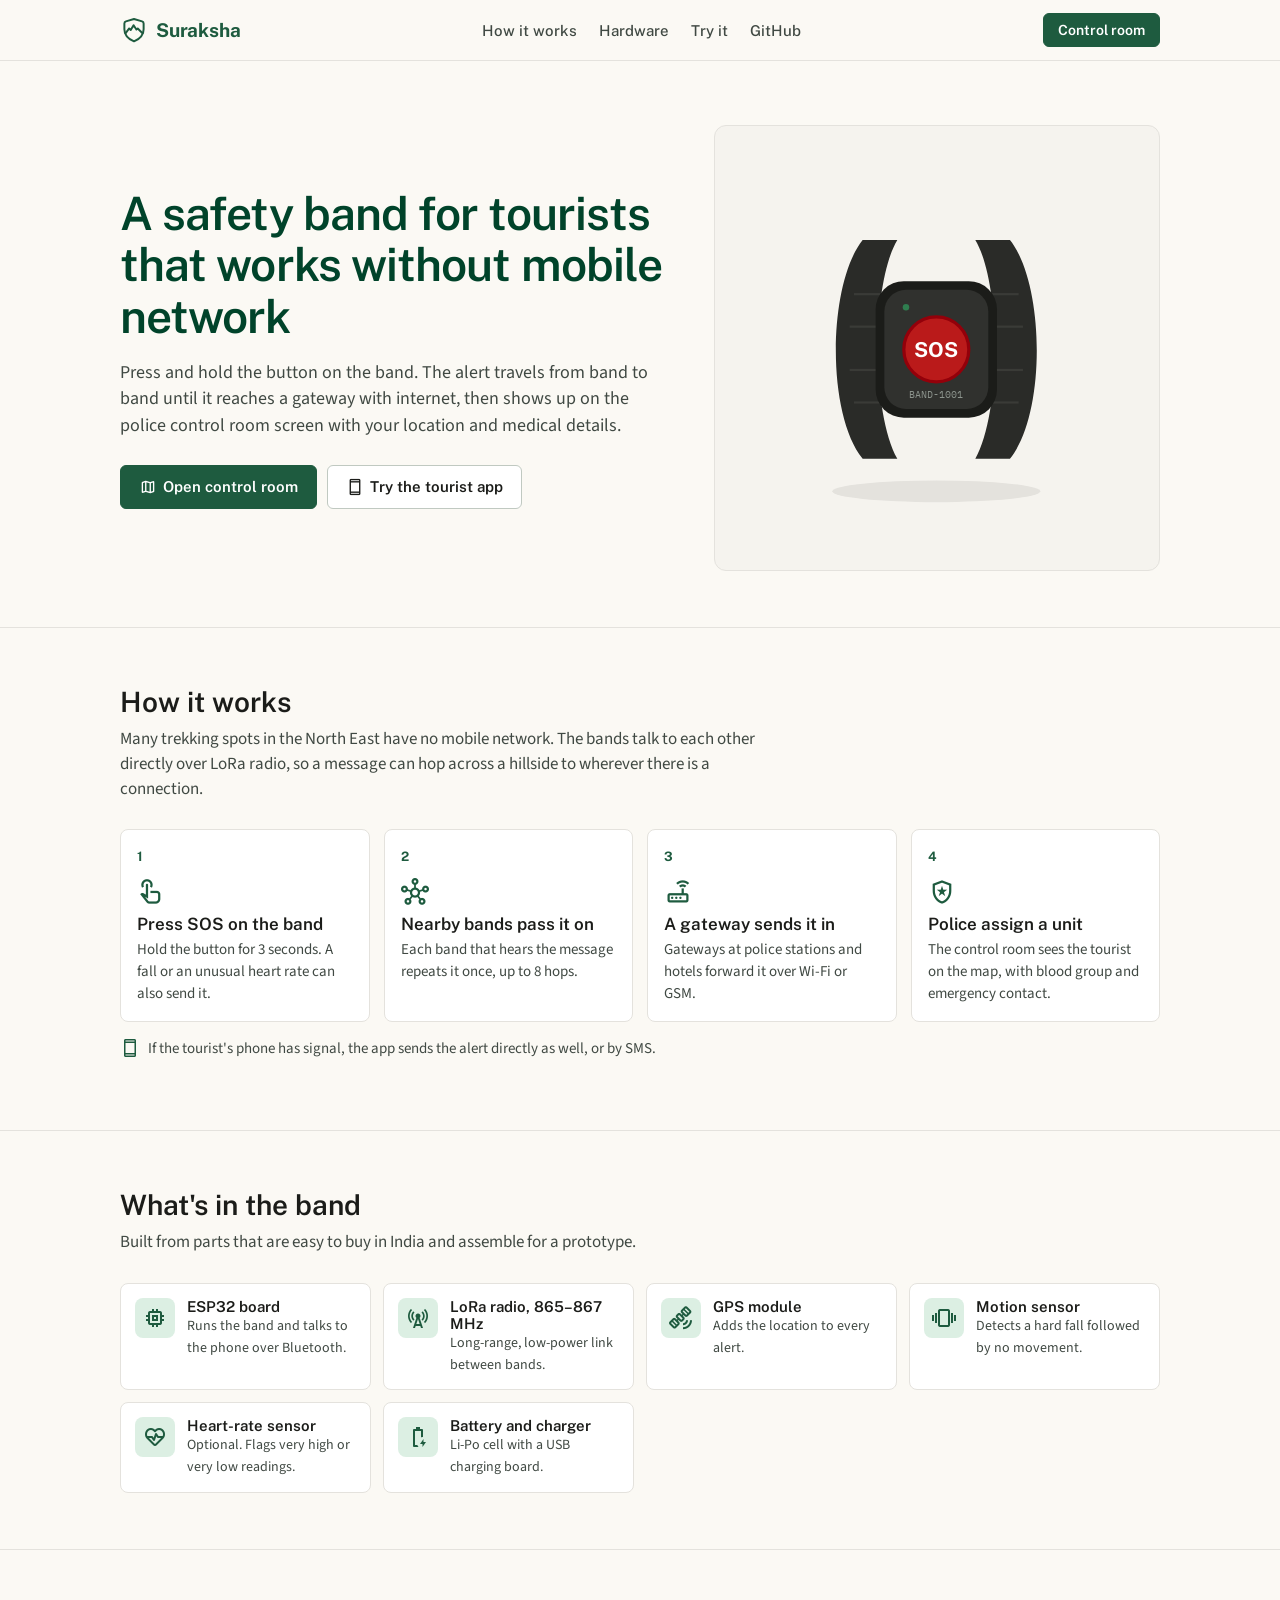
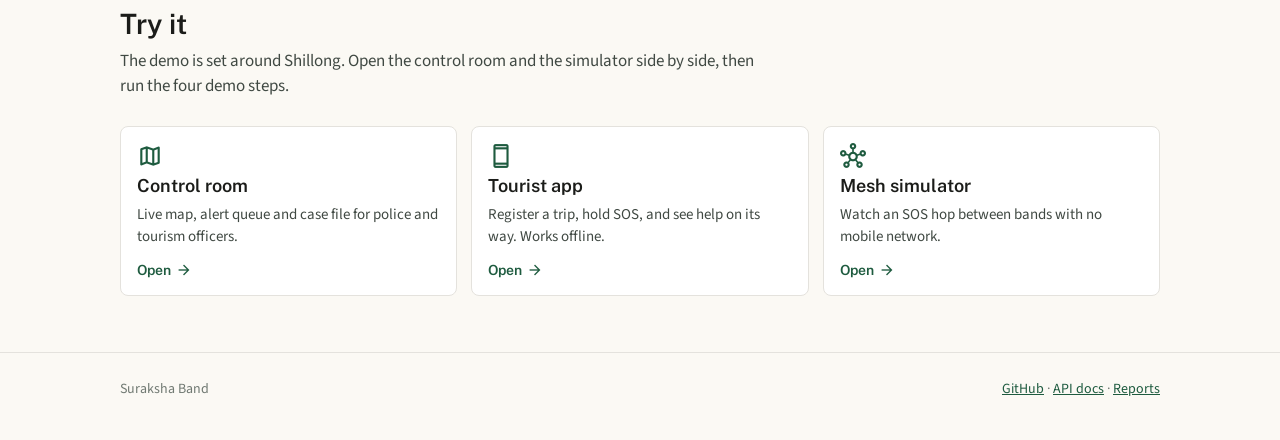
<file: web/index.html>
<!doctype html>
<html lang="en">
<head>
  <meta charset="utf-8">
  <meta name="viewport" content="width=device-width, initial-scale=1">
  <title>Suraksha Band</title>
  <meta name="description" content="A safety band for tourists that works without mobile network.">
  <link rel="icon" href="shared/logo.svg" type="image/svg+xml">
  <link rel="preconnect" href="https://fonts.googleapis.com">
  <link rel="stylesheet" href="https://fonts.googleapis.com/css2?family=IBM+Plex+Mono:wght@400;500&family=Public+Sans:wght@400;500;600;700&family=Source+Sans+3:wght@400;500;600;700&display=swap">
  <link rel="stylesheet" href="https://fonts.googleapis.com/css2?family=Material+Symbols+Outlined:opsz,wght,FILL,GRAD@20..24,400,0..1,0&display=block">
  <link rel="stylesheet" href="shared/theme.css">
  <style>
    .wrap { max-width: 1080px; margin: 0 auto; padding: 0 20px; }
    header.top { border-bottom: 1px solid var(--line); background: var(--bg); position: sticky; top: 0; z-index: 10; }
    header.top .wrap { display: flex; align-items: center; justify-content: space-between; height: 60px; gap: 16px; }
    header nav { display: flex; gap: 22px; font: 500 15px var(--head); }
    header nav a { color: var(--text-2); text-decoration: none; }
    header nav a:hover { color: var(--primary); }
    .hero { display: grid; grid-template-columns: 1.1fr .9fr; gap: 48px; align-items: center; padding-top: 64px; padding-bottom: 56px; }
    .hero h1 { font-size: clamp(32px, 4.4vw, 46px); line-height: 1.12; letter-spacing: -.02em; color: var(--primary-ink); }
    .hero p { font-size: 18px; color: var(--text-2); margin: 18px 0 26px; max-width: 540px; }
    .hero .ctas { display: flex; gap: 10px; flex-wrap: wrap; }
    .hero .ctas .btn { padding: 12px 18px; font-size: 15px; }
    .band-art { background: var(--surface-low); border: 1px solid var(--line); border-radius: 12px; aspect-ratio: 1 / 1; display: grid; place-items: center; }
    .band-art svg { width: 78%; height: auto; }
    section.block { padding: 56px 0; border-top: 1px solid var(--line); }
    section.block h2 { font-size: 28px; margin-bottom: 8px; }
    section.block > .wrap > p.lead { color: var(--text-2); font-size: 17px; margin: 0 0 28px; max-width: 640px; }
    .steps4 { display: grid; grid-template-columns: repeat(4, 1fr); gap: 14px; }
    .steps4 .card { position: relative; }
    .steps4 .n { font: 700 13px var(--head); color: var(--primary); }
    .steps4 .ms { font-size: 28px; color: var(--primary); display: block; margin: 10px 0 8px; max-width: none; }
    .steps4 h3 { font-size: 17px; margin-bottom: 4px; }
    .steps4 p { margin: 0; color: var(--text-2); font-size: 15px; }
    .aside-note { margin-top: 16px; font-size: 15px; color: var(--text-2); display: flex; gap: 8px; align-items: center; }
    .aside-note .ms { color: var(--primary); }
    .parts { display: grid; grid-template-columns: repeat(auto-fit, minmax(220px, 1fr)); gap: 12px; }
    .part { display: flex; gap: 12px; align-items: flex-start; background: var(--card); border: 1px solid var(--line); border-radius: var(--r); padding: 14px; }
    .part .ms { font-size: 24px; color: var(--primary); background: var(--primary-soft); border-radius: 8px; padding: 8px; max-width: none; }
    .part b { font: 600 15px var(--head); display: block; }
    .part span { font-size: 14px; color: var(--text-2); }
    .try { display: grid; grid-template-columns: repeat(3, 1fr); gap: 14px; }
    .try a { text-decoration: none; color: var(--text); display: flex; flex-direction: column; gap: 6px; transition: border-color .12s; }
    .try a:hover { border-color: var(--primary); }
    .try .ms { font-size: 26px; color: var(--primary); max-width: none; }
    .try h3 { font-size: 18px; }
    .try p { margin: 0; color: var(--text-2); font-size: 15px; }
    .try .go { margin-top: auto; padding-top: 8px; font: 600 14px var(--head); color: var(--primary); display: flex; align-items: center; gap: 4px; }
    footer { border-top: 1px solid var(--line); padding: 26px 0 40px; color: var(--muted); font-size: 14px; }
    footer .wrap { display: flex; justify-content: space-between; gap: 12px; flex-wrap: wrap; }
    @media (max-width: 860px) {
      .hero { grid-template-columns: 1fr; padding-top: 32px; padding-bottom: 32px; gap: 28px; }
      .hero p { font-size: 17px; }
      .hero .ctas .btn { flex: 1; }
      section.block { padding: 40px 0; }
      section.block h2 { font-size: 24px; }
      header.top .brand { font-size: 18px; }
      .band-art { max-width: 420px; }
      .steps4, .try { grid-template-columns: 1fr 1fr; }
      header nav { display: none; }
    }
    @media (max-width: 520px) { .steps4, .try { grid-template-columns: 1fr; } .hero .ctas { flex-direction: column; } }
  </style>
</head>
<body>
  <header class="top">
    <div class="wrap">
      <a class="brand" href="/"><img src="shared/logo.svg" alt="">Suraksha</a>
      <nav><a href="#how">How it works</a><a href="#hardware">Hardware</a><a href="#try">Try it</a><a href="https://github.com/bhoomizz/suraksha-band">GitHub</a></nav>
      <a class="btn btn-primary" href="dashboard/">Control room</a>
    </div>
  </header>

  <main>
    <div class="wrap hero">
      <div>
        <h1>A safety band for tourists that works without mobile network</h1>
        <p>Press and hold the button on the band. The alert travels from band to band until it reaches a gateway with internet, then shows up on the police control room screen with your location and medical details.</p>
        <div class="ctas">
          <a class="btn btn-primary" href="dashboard/"><span class="ms">map</span>Open control room</a>
          <a class="btn" href="tourist/"><span class="ms">smartphone</span>Try the tourist app</a>
        </div>
      </div>
      <div class="band-art" aria-label="Drawing of the Suraksha band">
        <svg viewBox="0 0 320 320" xmlns="http://www.w3.org/2000/svg">
          <ellipse cx="160" cy="292" rx="96" ry="10" fill="#E4E2DD"/>
          <path d="M92 60 C60 100 58 220 92 262 L124 262 C100 220 100 100 124 60 Z" fill="#2A2B28"/>
          <path d="M228 60 C260 100 262 220 228 262 L196 262 C220 220 220 100 196 60 Z" fill="#2A2B28"/>
          <g stroke="#3A3B37" stroke-width="2">
            <line x1="84" y1="110" x2="112" y2="110"/><line x1="80" y1="140" x2="108" y2="140"/><line x1="80" y1="180" x2="108" y2="180"/><line x1="84" y1="210" x2="112" y2="210"/>
            <line x1="208" y1="110" x2="236" y2="110"/><line x1="212" y1="140" x2="240" y2="140"/><line x1="212" y1="180" x2="240" y2="180"/><line x1="208" y1="210" x2="236" y2="210"/>
          </g>
          <rect x="104" y="98" width="112" height="126" rx="26" fill="#1B1C19"/>
          <rect x="112" y="106" width="96" height="110" rx="20" fill="#30312E"/>
          <circle cx="160" cy="161" r="30" fill="#BA1A1A"/>
          <circle cx="160" cy="161" r="30" fill="none" stroke="#93000A" stroke-width="3"/>
          <text x="160" y="168" text-anchor="middle" font-family="Public Sans, Arial, sans-serif" font-weight="700" font-size="19" fill="#fff">SOS</text>
          <circle cx="132" cy="122" r="3" fill="#2F7D4F"/>
          <text x="160" y="206" text-anchor="middle" font-family="IBM Plex Mono, monospace" font-size="9" fill="#8C948D">BAND-1001</text>
        </svg>
      </div>
    </div>

    <section class="block" id="how">
      <div class="wrap">
        <h2>How it works</h2>
        <p class="lead">Many trekking spots in the North East have no mobile network. The bands talk to each other directly over LoRa radio, so a message can hop across a hillside to wherever there is a connection.</p>
        <div class="steps4">
          <div class="card"><span class="n">1</span><span class="ms">touch_app</span><h3>Press SOS on the band</h3><p>Hold the button for 3 seconds. A fall or an unusual heart rate can also send it.</p></div>
          <div class="card"><span class="n">2</span><span class="ms">hub</span><h3>Nearby bands pass it on</h3><p>Each band that hears the message repeats it once, up to 8 hops.</p></div>
          <div class="card"><span class="n">3</span><span class="ms">router</span><h3>A gateway sends it in</h3><p>Gateways at police stations and hotels forward it over Wi-Fi or GSM.</p></div>
          <div class="card"><span class="n">4</span><span class="ms">local_police</span><h3>Police assign a unit</h3><p>The control room sees the tourist on the map, with blood group and emergency contact.</p></div>
        </div>
        <p class="aside-note"><span class="ms">smartphone</span>If the tourist's phone has signal, the app sends the alert directly as well, or by SMS.</p>
      </div>
    </section>

    <section class="block" id="hardware">
      <div class="wrap">
        <h2>What's in the band</h2>
        <p class="lead">Built from parts that are easy to buy in India and assemble for a prototype.</p>
        <div class="parts">
          <div class="part"><span class="ms">memory</span><div><b>ESP32 board</b><span>Runs the band and talks to the phone over Bluetooth.</span></div></div>
          <div class="part"><span class="ms">cell_tower</span><div><b>LoRa radio, 865–867 MHz</b><span>Long-range, low-power link between bands.</span></div></div>
          <div class="part"><span class="ms">satellite_alt</span><div><b>GPS module</b><span>Adds the location to every alert.</span></div></div>
          <div class="part"><span class="ms">vibration</span><div><b>Motion sensor</b><span>Detects a hard fall followed by no movement.</span></div></div>
          <div class="part"><span class="ms">ecg_heart</span><div><b>Heart-rate sensor</b><span>Optional. Flags very high or very low readings.</span></div></div>
          <div class="part"><span class="ms">battery_charging_full</span><div><b>Battery and charger</b><span>Li-Po cell with a USB charging board.</span></div></div>
        </div>
      </div>
    </section>

    <section class="block" id="try">
      <div class="wrap">
        <h2>Try it</h2>
        <p class="lead">The demo is set around Shillong. Open the control room and the simulator side by side, then run the four demo steps.</p>
        <div class="try">
          <a class="card" href="dashboard/"><span class="ms">map</span><h3>Control room</h3><p>Live map, alert queue and case file for police and tourism officers.</p><span class="go">Open<span class="ms" style="font-size:18px">arrow_forward</span></span></a>
          <a class="card" href="tourist/"><span class="ms">smartphone</span><h3>Tourist app</h3><p>Register a trip, hold SOS, and see help on its way. Works offline.</p><span class="go">Open<span class="ms" style="font-size:18px">arrow_forward</span></span></a>
          <a class="card" href="simulator/"><span class="ms">hub</span><h3>Mesh simulator</h3><p>Watch an SOS hop between bands with no mobile network.</p><span class="go">Open<span class="ms" style="font-size:18px">arrow_forward</span></span></a>
        </div>
      </div>
    </section>
  </main>

  <footer>
    <div class="wrap">
      <span>Suraksha Band</span>
      <span><a href="https://github.com/bhoomizz/suraksha-band">GitHub</a> · <a href="/docs">API docs</a> · <a href="reports/">Reports</a></span>
    </div>
  </footer>
</body>
</html>
</file>
<file: web/shared/theme.css>
/* Suraksha design tokens: warm paper background, forest green brand, red reserved for SOS. */
:root {
  --bg: #FBF9F4;
  --surface-low: #F5F3EE;
  --surface: #F0EEE9;
  --surface-high: #EAE8E3;
  --card: #FFFFFF;
  --line: #E4E2DD;
  --line-strong: #C0C9C1;
  --text: #1B1C19;
  --text-2: #404943;
  --muted: #707972;

  --primary: #1E5B3F;
  --primary-ink: #00432A;
  --primary-soft: #DCEFE3;
  --primary-tint: #B2F0CB;

  --danger: #BA1A1A;
  --danger-ink: #93000A;
  --danger-soft: #FFDAD6;
  --warn: #B7791F;
  --warn-ink: #7A4F0E;
  --warn-soft: #FBEBD2;
  --ok: #2F7D4F;
  --ok-soft: #DCEFE3;
  --info: #2B6CB0;
  --info-soft: #DDE8F5;
  --plum: #8B3A62;
  --plum-soft: #F5DFEA;
  --violet: #5B4A9E;
  --violet-soft: #E7E3F4;

  --r: 8px;
  --r-sm: 6px;
  --head: "Public Sans", system-ui, "Segoe UI", sans-serif;
  --body: "Source Sans 3", system-ui, "Segoe UI", sans-serif;
  --mono: "IBM Plex Mono", ui-monospace, Consolas, monospace;
  color-scheme: light;
}

* { box-sizing: border-box; }
html, body { margin: 0; }
body { background: var(--bg); color: var(--text); font: 15px/1.45 var(--body); -webkit-font-smoothing: antialiased; }
h1, h2, h3, h4 { font-family: var(--head); margin: 0; line-height: 1.25; font-weight: 600; }
a { color: var(--primary); }
.muted { color: var(--muted); }
.mono { font-family: var(--mono); font-size: 13px; }
.small { font-size: 13px; }
.hidden { display: none !important; }
.label { font: 600 12px var(--head); color: var(--muted); text-transform: uppercase; letter-spacing: .05em; }

/* Material Symbols */
.ms {
  font-family: "Material Symbols Outlined"; font-weight: normal; font-style: normal; font-size: 20px; line-height: 1;
  display: inline-block; white-space: nowrap; direction: ltr; text-transform: none; letter-spacing: normal;
  font-feature-settings: "liga"; -webkit-font-feature-settings: "liga"; -webkit-font-smoothing: antialiased;
  font-variation-settings: "FILL" 0, "wght" 400; flex: none; overflow: hidden; max-width: 1.2em;
}
.ms.fill { font-variation-settings: "FILL" 1, "wght" 400; }

/* Buttons */
button, .btn {
  font: 600 14px var(--head); cursor: pointer; color: var(--text); background: var(--card);
  border: 1px solid var(--line-strong); border-radius: var(--r-sm); padding: 8px 14px;
  display: inline-flex; align-items: center; justify-content: center; gap: 6px; text-decoration: none;
  transition: background .12s, border-color .12s;
}
button:hover, .btn:hover { background: var(--surface-low); }
button:disabled { opacity: .5; cursor: not-allowed; }
button:focus-visible, .btn:focus-visible, a:focus-visible { outline: 2px solid var(--primary); outline-offset: 2px; }
.btn-primary { background: var(--primary); border-color: var(--primary); color: #fff; }
.btn-primary:hover { background: var(--primary-ink); }
.btn-danger { background: var(--danger); border-color: var(--danger); color: #fff; }
.btn-danger:hover { background: var(--danger-ink); }
.btn-danger-outline { color: var(--danger); border-color: var(--danger); }
.btn-danger-outline:hover { background: var(--danger-soft); }
.btn-ghost { background: transparent; border-color: transparent; color: var(--text-2); }
.btn-ghost:hover { background: var(--surface); }
.btn-sm { padding: 5px 10px; font-size: 13px; }
.btn .ms { font-size: 18px; }

/* Inputs */
input, select, textarea {
  font: 15px var(--body); color: var(--text); background: var(--card); width: 100%;
  border: 1px solid var(--line-strong); border-radius: var(--r-sm); padding: 9px 11px;
}
input:focus, select:focus, textarea:focus { outline: none; border-color: var(--primary); box-shadow: 0 0 0 3px rgba(30, 91, 63, .15); }
label { display: block; font: 500 13px var(--head); color: var(--text-2); margin: 12px 0 5px; }
.hint { font-size: 13px; color: var(--muted); margin-top: 4px; }

/* Badges: tinted background, dark text in the same hue */
.badge { display: inline-flex; align-items: center; gap: 4px; font: 600 12px var(--head); padding: 2px 7px; border-radius: 4px; white-space: nowrap; }
.b-SOS, .b-open, .b-alert, .b-high { background: var(--danger-soft); color: var(--danger-ink); }
.b-FALL { background: var(--plum-soft); color: var(--plum); }
.b-HEALTH { background: var(--violet-soft); color: var(--violet); }
.b-GEOFENCE, .b-acknowledged, .b-medium { background: var(--warn-soft); color: var(--warn-ink); }
.b-INACTIVITY { background: var(--info-soft); color: var(--info); }
.b-resolved, .b-safe { background: var(--ok-soft); color: var(--primary-ink); }
.b-neutral { background: var(--surface); color: var(--text-2); }

.dot { width: 8px; height: 8px; border-radius: 50%; display: inline-block; background: var(--muted); flex: none; }
.dot.on { background: var(--ok); }
.dot.off { background: var(--danger); }

/* Cards */
.card { background: var(--card); border: 1px solid var(--line); border-radius: var(--r); padding: 16px; }

/* Modal */
.modal-back { position: fixed; inset: 0; background: rgba(27, 28, 25, .45); display: none; place-items: center; z-index: 2000; padding: 16px; }
.modal-back.show { display: grid; }
.modal { background: var(--card); border: 1px solid var(--line); border-radius: 10px; padding: 22px; width: min(460px, 100%); box-shadow: 0 12px 40px rgba(0, 0, 0, .18); max-height: calc(100vh - 32px); overflow-y: auto; }
.modal h3 { font-size: 19px; margin-bottom: 4px; }
.modal .actions { display: flex; gap: 8px; justify-content: flex-end; margin-top: 18px; }

/* Toasts */
.toast-wrap { position: fixed; top: 70px; right: 16px; display: flex; flex-direction: column; gap: 8px; z-index: 3000; max-width: calc(100vw - 32px); }
.toast { background: var(--card); border: 1px solid var(--line); border-left: 4px solid var(--primary); padding: 10px 14px; border-radius: var(--r-sm); box-shadow: 0 6px 20px rgba(0, 0, 0, .12); animation: slidein .2s ease; max-width: 360px; font-size: 14px; }
.toast.danger { border-left-color: var(--danger); }
.toast.warn { border-left-color: var(--warn); }
@keyframes slidein { from { transform: translateY(-6px); opacity: 0; } }

/* Leaflet */
.leaflet-container { background: #EFEDE6; font-family: var(--body); }
.map-tiles { filter: saturate(.8) sepia(.1); } /* softens the street map to sit with the warm palette */
.map-label { pointer-events: none; }
.map-label span { display: block; transform: translate(-50%, -50%); white-space: nowrap; font: 600 12px var(--head); color: #4A4F49; text-shadow: 0 0 3px #fff, 0 0 3px #fff, 0 0 3px #fff; }
.map-label.city span { font: 700 16px var(--head); color: var(--text); letter-spacing: .02em; }
.map-label.spot span { color: var(--primary-ink); }
.map-label.road span { font: italic 500 11px var(--body); color: var(--muted); }
.labels-far .map-label:not(.city) span { display: none; }
.labels-far .map-label.spot span { display: block; font-size: 11px; }
.map-region { background: var(--card); border: 1px solid var(--line); border-radius: var(--r-sm); padding: 4px 9px; font: 600 12px var(--head); color: var(--text-2); box-shadow: 0 1px 4px rgba(0, 0, 0, .08); }
@media (max-width: 900px) { .map-region { font-size: 11px; padding: 3px 7px; } }
.leaflet-popup-content-wrapper { border-radius: var(--r); box-shadow: 0 6px 20px rgba(0, 0, 0, .15); }
.leaflet-popup-content { margin: 12px 14px; font-size: 14px; line-height: 1.4; }
.leaflet-bar a { color: var(--text) !important; }
.pin { display: grid; place-items: center; font: 700 11px var(--head); color: #fff; border-radius: 50%; border: 2px solid #fff; box-shadow: 0 1px 4px rgba(0, 0, 0, .35); }
.pulse { position: relative; }
.pulse::after { content: ""; position: absolute; inset: -7px; border-radius: 50%; border: 2px solid var(--danger); animation: pulse 1.6s ease-out infinite; }
@keyframes pulse { from { transform: scale(.7); opacity: .9; } to { transform: scale(1.7); opacity: 0; } }

/* App shell shared by the control room, reports and simulator */
.shell { display: grid; grid-template: "head head" 60px "rail main" 1fr / 80px 1fr; height: 100vh; overflow: hidden; }
.appbar { grid-area: head; display: flex; align-items: center; gap: 14px; padding: 0 18px; background: var(--card); border-bottom: 1px solid var(--line); min-width: 0; }
.brand { display: flex; align-items: center; gap: 8px; text-decoration: none; color: var(--primary); font: 700 19px var(--head); letter-spacing: -.01em; }
.brand img { width: 28px; height: 28px; }
.vsep { width: 1px; height: 26px; background: var(--line); }
.place { display: flex; flex-direction: column; line-height: 1.2; min-width: 0; }
.place b { font: 600 15px var(--head); }
.place span { font-size: 13px; color: var(--muted); white-space: nowrap; }
.grow { flex: 1; }
.live { display: inline-flex; align-items: center; gap: 6px; font: 600 13px var(--head); color: var(--text-2); background: var(--surface-low); border: 1px solid var(--line); padding: 4px 10px; border-radius: var(--r-sm); }
.officer { border: 0; background: transparent; padding: 4px; gap: 8px; text-align: left; font-weight: 500; }
.officer:hover { background: var(--surface-low); }
.officer .avatar { width: 32px; height: 32px; border-radius: 50%; background: var(--primary); color: #fff; display: grid; place-items: center; font: 700 12px var(--head); }
.officer b { display: block; font: 600 14px var(--head); }
.officer small { display: block; font-size: 12px; color: var(--muted); }
.rail { grid-area: rail; background: var(--surface-low); border-right: 1px solid var(--line); display: flex; flex-direction: column; align-items: stretch; gap: 4px; padding: 10px 8px; }
.rail a { display: flex; flex-direction: column; align-items: center; gap: 3px; padding: 8px 2px; border-radius: var(--r); text-decoration: none; color: var(--text-2); font: 500 12px var(--head); text-align: center; }
.rail a .ms { font-size: 22px; padding: 3px 14px; border-radius: 14px; max-width: none; }
.rail a:hover .ms { background: var(--surface-high); }
.rail a.active { color: var(--primary-ink); font-weight: 700; }
.rail a.active .ms { background: var(--primary-tint); font-variation-settings: "FILL" 1; }
.rail .rail-gap { flex: 1; }
.shell-main { grid-area: main; min-width: 0; min-height: 0; overflow: hidden; }

/* Pane switcher used on phones by the control room and simulator */
.mview { display: none; }

@media (max-width: 900px) {
  .shell { grid-template: "head" 56px "main" 1fr "rail" auto / 1fr; height: 100vh; height: 100dvh; }
  .appbar { padding: 0 12px; gap: 8px; }
  .place, .vsep, .officer span:last-child { display: none; }
  .appbar .lbl { display: none; }
  .appbar button, .appbar .btn { padding: 8px; }
  .appbar button .ms, .appbar .btn .ms { font-size: 20px; }
  .brand { font-size: 18px; }
  .live { padding: 3px 8px; }
  .rail { flex-direction: row; justify-content: space-around; border-right: 0; border-top: 1px solid var(--line); padding: 4px 4px calc(4px + env(safe-area-inset-bottom)); }
  .rail .rail-gap { display: none; }
  .rail a { flex: 1; padding: 4px 0; font-size: 11px; }
  .rail a .ms { padding: 3px 12px; }

  .mview { display: flex; gap: 4px; padding: 6px 10px; background: var(--card); border-bottom: 1px solid var(--line); }
  .mview button { flex: 1; border: 0; background: var(--surface); color: var(--text-2); padding: 7px 4px; font-size: 14px; position: relative; }
  .mview button.active { background: var(--primary); color: #fff; }
  .mview button .ms { font-size: 18px; }
  .mview .pip { position: absolute; top: 4px; right: 8px; min-width: 18px; height: 18px; border-radius: 9px; background: var(--danger); color: #fff; font: 700 11px/18px var(--head); padding: 0 5px; }
  .mview .pip:empty { display: none; }
  .modal { padding: 18px; }
  .toast-wrap { top: 64px; right: 10px; left: 10px; }
  .toast { max-width: none; }
}
@media (min-width: 901px) { .mobile-only { display: none !important; } }

/* Map legends fold away on phones so they don't cover the map */
.legend-title { cursor: default; }
@media (max-width: 900px) {
  .legend { left: 8px !important; bottom: 22px !important; padding: 7px 10px !important; font-size: 12px !important; gap: 4px 12px !important; }
  .legend-title { cursor: pointer; border-bottom: 0 !important; padding-bottom: 0 !important; margin: 0 !important; display: flex; align-items: center; gap: 4px; }
  .legend-title::after { content: "expand_more"; font-family: "Material Symbols Outlined"; font-size: 18px; font-feature-settings: "liga"; line-height: 1; }
  .legend.open .legend-title::after { content: "expand_less"; }
  .legend:not(.open) > span { display: none !important; }
  .legend.open .legend-title { margin-bottom: 4px !important; }
}
</file>
